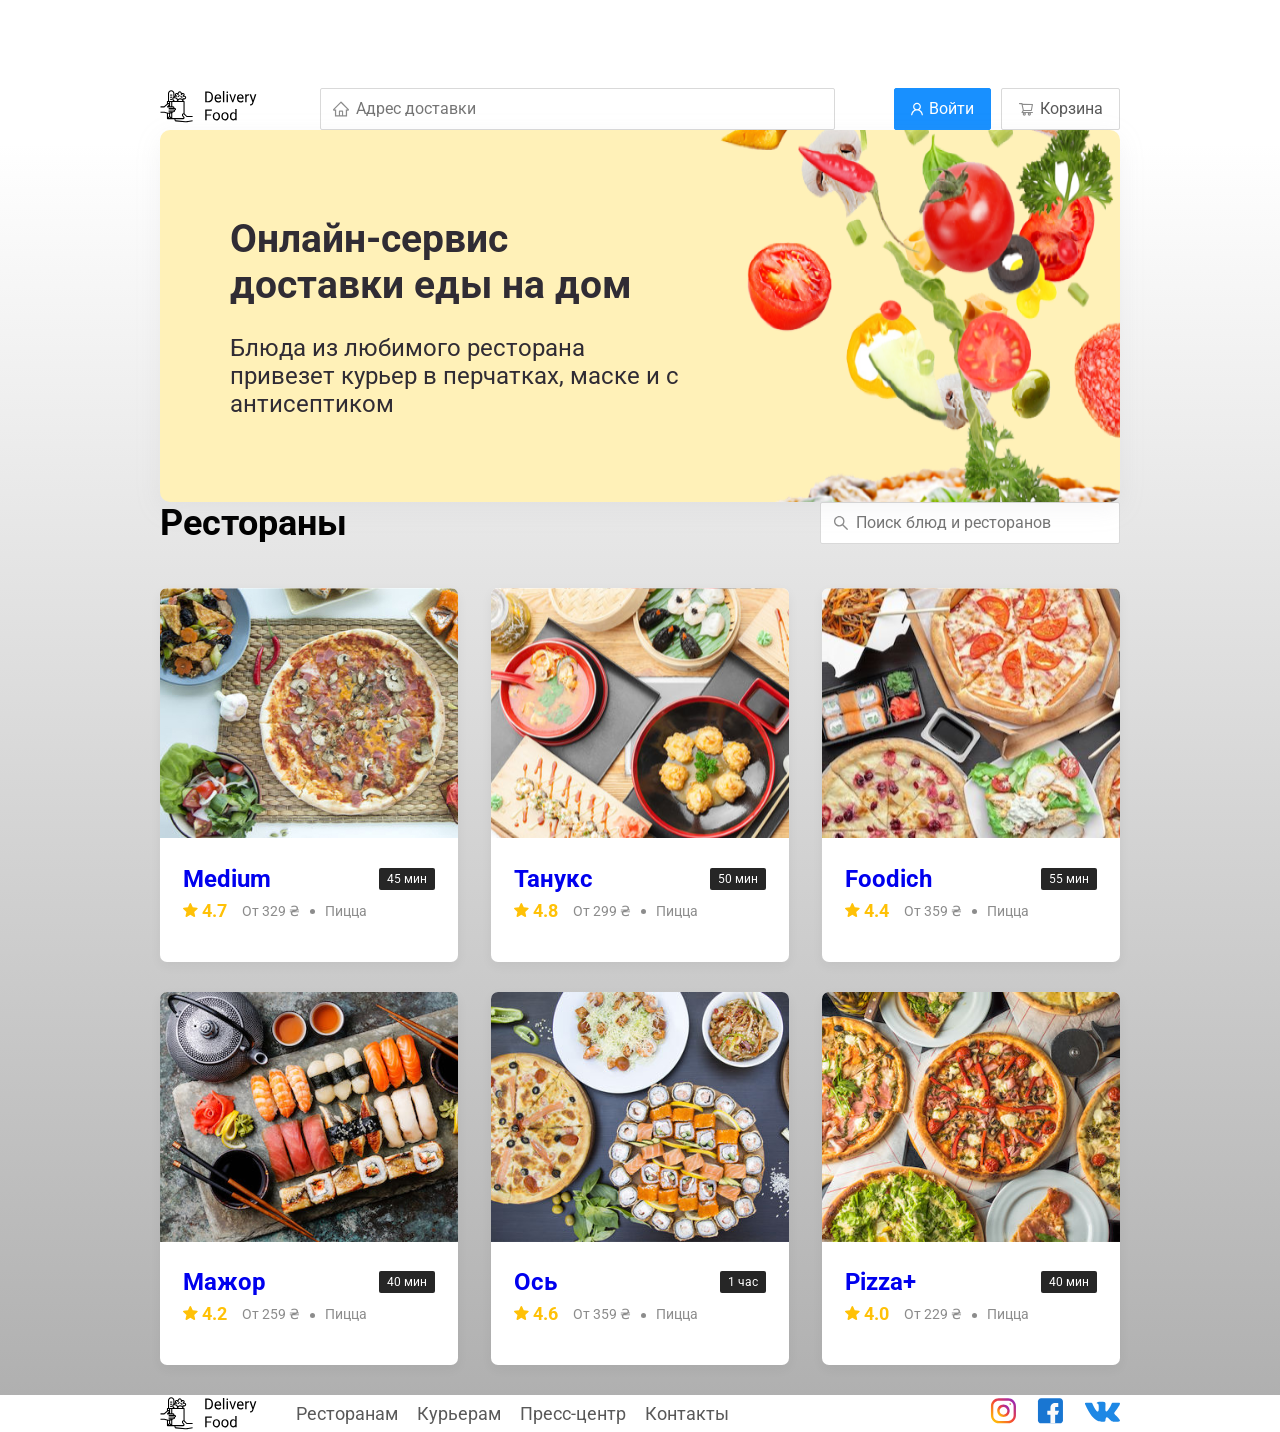
<file: delivery/index.html>
<!DOCTYPE html>
<html lang="ru">
<head>
  <meta charset="UTF-8">
  <meta http-equiv="X-UA-Compatible" content="IE=edge">
  <meta name="viewport" content="width=device-width, initial-scale=1.0">
  <title>Delivery Food - доставка еды на дом</title>
  <link href="https://fonts.googleapis.com/css2?family=Roboto:wght@400;700&display=swap" rel="stylesheet">
  <link rel="stylesheet" href="css/normalize.css">
  <link rel="stylesheet" href="css/style.css">
</head>
<body>
  <div class="container">
    <header class="header">
      <a href="index.html" class="logo">
        <img src="img\logo.svg" alt="" class="logo"> 
      </a>
      <input type="text" class="input input-address" placeholder="Адрес доставки">  
      <div class="buttons">
        <button class="button button-primary">
          <img src="img/user.svg" alt="user" class="button-icon">
          <span class="button-text">Войти</span>
        </button>
        <button class="button">
          <img src="img/shopping-cart.svg" alt="shopping-cart" class="button-icon">
          <span class="button-text">Корзина</span>
        </button>
      </div>
    </header>
  </div>


<main class="main">
  <div class="container">
    <section class="promo">
      <h1 class="promo-title">Онлайн-сервис <br />доставки еды на дом</h1>
      <p class="promo-text">
        Блюда из любимого ресторана привезет курьер в перчатках, маске и с антисептиком
      </p>
    </section>

    <section class="restaurants">
      <div class="secttion-heading">
        <h2 class="section-title">Рестораны</h2>
        <input type="text" class="input input-search" placeholder="Поиск блюд и ресторанов">
      </div>
      <div class="cards">
        <a href="restaurant.html" class="card">
          <img src="img/medium.jpg" alt="image" class="card-image">
          <div class="card-text">
            <div class="card-heading">
              <h3 class="card-title">Medium</h3>
              <span class="card-tag tag">45 мин</span>
            </div>
            <div class="card-info">
              <div class="rating">
                <img src="img/rating.svg" alt="rating" class="rating-star"> 
                4.7
              </div>
              <div class="price">От 329 ₴</div>
              <div class="category">Пицца</div>
            </div>

          </div>

        </a>

          <a href="restaurant.html" class="card">
            <img src="img/tanuks.svg" alt="image" class="card-image">
            <div class="card-text">
              <div class="card-heading">
                <h3 class="card-title">Танукс</h3>
                <span class="card-tag tag">50 мин</span>
              </div>
              <div class="card-info">
                <div class="rating"><img src="img/rating.svg" alt="rating" class="rating-star"> 
                  4.8
                </div>
                <div class="price">От 299 ₴</div>
                <div class="category">Пицца</div>
              </div>
  
            </div>
            
          </a>
      

          <a href="restaurant.html" class="card">
            <img src="img/foodich.svg" alt="image" class="card-image">
            <div class="card-text">
              <div class="card-heading">
                <h3 class="card-title">Foodich</h3>
                <span class="card-tag tag">55 мин</span>
              </div>
              <div class="card-info">
                <div class="rating"><img src="img/rating.svg" alt="rating" class="rating-star"> 
                  4.4
                </div>
                <div class="price">От 359 ₴</div>
                <div class="category">Пицца</div>
              </div>
  
            </div>
            
          </a>
      

          <a href="restaurant.html" class="card">
            <img src="img/major.svg" alt="image" class="card-image">
            <div class="card-text">
              <div class="card-heading">
                <h3 class="card-title">Мажор</h3>
                <span class="card-tag tag">40 мин</span>
              </div>
              <div class="card-info">
                <div class="rating"><img src="img/rating.svg" alt="rating" class="rating-star"> 
                  4.2
                </div>
                <div class="price">От 259 ₴</div>
                <div class="category">Пицца</div>
              </div>
  
            </div>
            
          </a>
      

          <a href="restaurant.html" class="card">
            <img src="img/os.svg" alt="image" class="card-image">
            <div class="card-text">
              <div class="card-heading">
                <h3 class="card-title">Ось</h3>
                <span class="card-tag tag">1 час</span>
              </div>
              <div class="card-info">
                <div class="rating"><img src="img/rating.svg" alt="rating" class="rating-star"> 
                  4.6
                </div>
                <div class="price">От 359 ₴</div>
                <div class="category">Пицца</div>
              </div>
  
            </div>
            
          </a>

          <a href="restaurant.html" class="card">
            <img src="img/pizza+.svg" alt="image" class="card-image">
            <div class="card-text">
              <div class="card-heading">
                <h3 class="card-title">Pizza+</h3>
                <span class="card-tag tag">40 мин</span>
              </div>
              <div class="card-info">
                <div class="rating"><img src="img/rating.svg" alt="rating" class="rating-star"> 
                  4.0
                </div>
                <div class="price">От 229 ₴</div>
                <div class="category">Пицца</div>
              </div>
  
            </div>
            
          </a>
      </div>

    </section>
  </div>
</main>

<fotter class="footer">
  <div class="container">
    <div class="footer-block">
      <img src="img/logo.svg" alt="logo" class="logo footer-logo">
      <nav class="footer-nav">
          <a href="#" class="footer-link">Ресторанам</a>
          <a href="#" class="footer-link">Курьерам</a>
          <a href="#" class="footer-link">Пресс-центр</a>
          <a href="#" class="footer-link">Контакты</a>
      </nav>
      <div class="social-links">
        <a href="#" class="social-link"><img src="img/instagram.svg" alt="instagram"></a>
        <a href="#" class="social-link"><img src="img/fb.svg" alt="facebook"></a>
        <a href="#" class="social-link"><img src="img/vk.svg" alt="vk"></a>
      </div>
    </div>
  </div>
</fotter>

</body>
</html>
</file>
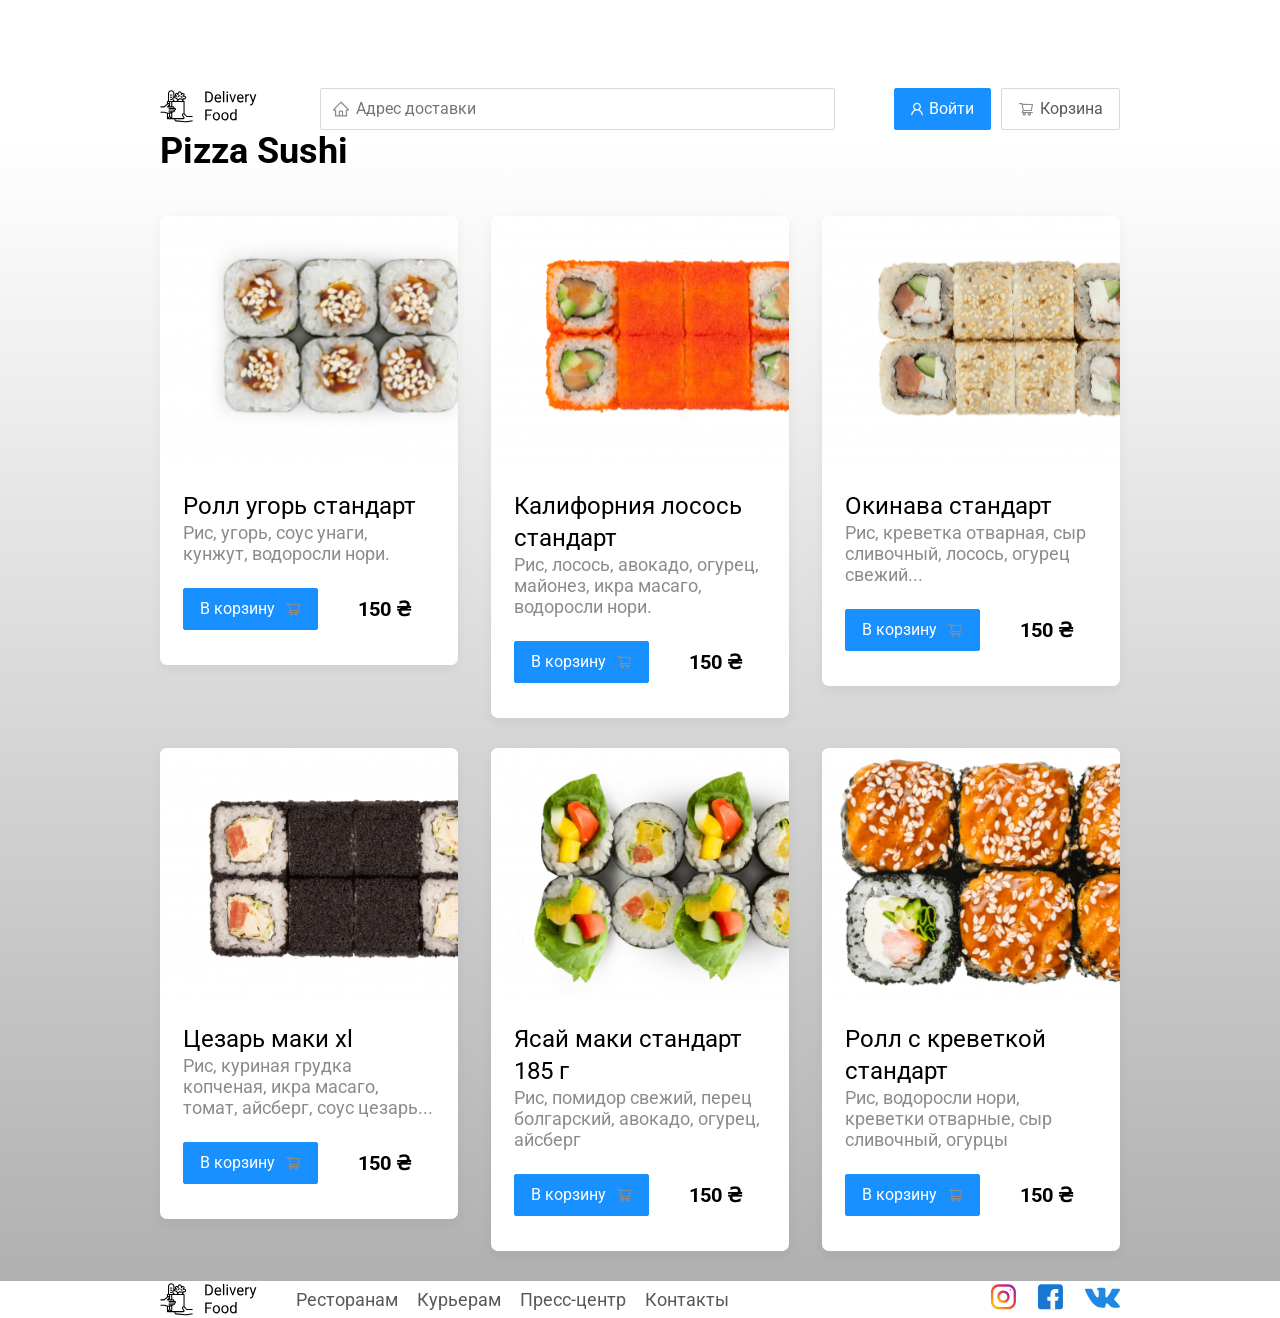
<file: delivery/restaurant.html>
<!DOCTYPE html>
<html lang="ru">
<head>
  <meta charset="UTF-8">
  <meta http-equiv="X-UA-Compatible" content="IE=edge">
  <meta name="viewport" content="width=device-width, initial-scale=1.0">
  <title>Pizza Sushi - доставка еды на дом</title>
  <link href="https://fonts.googleapis.com/css2?family=Roboto:wght@400;700&display=swap" rel="stylesheet">
  <link rel="stylesheet" href="css/normalize.css">
  <link rel="stylesheet" href="css/style.css">
  <link rel="stylesheet" href="css/animate.css">
</head>
<body>
  <div class="container">
    <header class="header">
      <a href="index.html" class="logo wow animate__animated animate__bounce">
        <img src="img\logo.svg" alt="" class="logo"> 
      </a>
      <input type="text" class="input input-address" placeholder="Адрес доставки">  
      <div class="buttons">
        <button class="button button-primary">
          <img src="img/user.svg" alt="user" class="button-icon">
          <span class="button-text">Войти</span>
        </button>
        <button class="button" id="card-button">
          <img src="img/shopping-cart.svg" alt="shopping-cart" class="button-icon">
          <span class="button-text">Корзина</span>
        </button>
      </div>
    </header>
  </div>


<main class="main">
  <div class="container">
    <section class="restaurants">
      <div class="secttion-heading">
        <h2 class="section-title">Pizza Sushi</h2>
      </div>
      <div class="cards">
        <div class="card wow animate__animated animate__fadeInRight" data-wow-delay="0.25s">
          <img src="img/ugor.svg" alt="image" class="card-image">
          <div class="card-text">
            <div class="card-heading">
              <h3 class="card-title card-title-reg">Ролл угорь стандарт</h3>
            </div>
            <div class="card-info">
              <div class="ingredients">Рис, угорь, соус унаги, кунжут, водоросли нори.</div>
            </div>
            <div class="card-buttons">
              <button class="button button-primary">
                <span class="button-card-text">В корзину</span>
                <img 
                  src="img/shopping-cart.svg" 
                  alt="shopping-cart" 
                  class="button-card-image">
              </button>
              <strong class="card-price-bold">150 ₴</strong>
            </div>
          </div>

        </div>

          <div class="card wow animate__animated animate__backInDown" data-wow-delay="0.35s">
            <img src="img/kalifornia.svg" alt="image" class="card-image">
            <div class="card-text">
              <div class="card-heading">
                <h3 class="card-title card-title-reg">Калифорния лосось стандарт</h3>
              </div>
              <div class="card-info">
                <div class="ingredients">Рис, лосось, авокадо, огурец, майонез, икра масаго, водоросли нори.</div>
              </div>
              <div class="card-buttons">
                <button class="button button-primary">
                  <span class="button-card-text">В корзину</span>
                  <img 
                    src="img/shopping-cart.svg" 
                    alt="shopping-cart" 
                    class="button-card-image">
                </button>
                <strong class="card-price-bold">150 ₴</strong>
              </div>
            </div>
            
          </div>
      

          <div class="card wow animate__animated animate__flash" data-wow-delay="0.45s">
            <img src="img/okinava.svg" alt="image" class="card-image">
            <div class="card-text">
              <div class="card-heading">
                <h3 class="card-title card-title-reg">Окинава стандарт</h3>
              </div>
              <div class="card-info">
                <div class="ingredients"> Рис, креветка отварная, сыр сливочный, лосось, огурец свежий...</div>
              </div>
              <div class="card-buttons">
                <button class="button button-primary">
                  <span class="button-card-text">В корзину</span>
                  <img 
                    src="img/shopping-cart.svg" 
                    alt="shopping-cart" 
                    class="button-card-image">
                </button>
                <strong class="card-price-bold">150 ₴</strong>
              </div>
            </div>
            
          </div>
      

          <div class="card wow animate__animated animate__pulse" data-wow-delay="0.25s">
            <img src="img/cezar.svg" alt="image" class="card-image">
            <div class="card-text">
              <div class="card-heading">
                <h3 class="card-title card-title-reg">Цезарь маки хl</h3>
              </div>
              <div class="card-info">
                <div class="ingredients">Рис, куриная грудка копченая, икра масаго, томат, айсберг, соус цезарь...</div>
              </div>
              <div class="card-buttons">
                <button class="button button-primary">
                  <span class="button-card-text">В корзину</span>
                  <img 
                    src="img/shopping-cart.svg" 
                    alt="shopping-cart" 
                    class="button-card-image">
                </button>
                <strong class="card-price-bold">150 ₴</strong>
              </div>
            </div>
            
          </div>
      

          <div class="card wow animate__animated animate__zoomIn" data-wow-delay="0.35s">
            <img src="img/yasay.svg" alt="image" class="card-image">
            <div class="card-text">
              <div class="card-heading">
                <h3 class="card-title card-title-reg">Ясай маки стандарт 185 г</h3>
              </div>
              <div class="card-info">
                <div class="ingredients">Рис, помидор свежий, перец болгарский, авокадо, огурец, айсберг</div>
              </div>
              <div class="card-buttons">
                <button class="button button-primary">
                  <span class="button-card-text">В корзину</span>
                  <img 
                    src="img/shopping-cart.svg" 
                    alt="shopping-cart" 
                    class="button-card-image">
                </button>
                <strong class="card-price-bold">150 ₴</strong>
              </div>
            </div>
            
          </div>

          <div class="card wow animate__animated animate__fadeInRight" data-wow-delay="0.45s">
            <img src="img/krevetka.svg" alt="image" class="card-image">
            <div class="card-text">
              <div class="card-heading">
                <h3 class="card-title card-title-reg">Ролл с креветкой стандарт</h3>
              </div>
              <div class="card-info">
                <div class="ingredients">Рис, водоросли нори, креветки отварные, сыр сливочный, огурцы</div>
              </div>
              <div class="card-buttons">
                <button class="button button-primary">
                  <span class="button-card-text">В корзину</span>
                  <img 
                    src="img/shopping-cart.svg" 
                    alt="shopping-cart" 
                    class="button-card-image">
                </button>
                <strong class="card-price-bold">150 ₴</strong>
              </div>
            </div>
            
          </div>
      </div>

    </section>
  </div>
</main>

<fotter class="footer">
  <div class="container">
    <div class="footer-block">
      <img src="img/logo.svg" alt="logo" class="logo footer-logo">
      <nav class="footer-nav">
          <a href="#" class="footer-link">Ресторанам</a>
          <a href="#" class="footer-link">Курьерам</a>
          <a href="#" class="footer-link">Пресс-центр</a>
          <a href="#" class="footer-link">Контакты</a>
      </nav>
      <div class="social-links">
        <a href="#" class="social-link"><img src="img/instagram.svg" alt="instagram"></a>
        <a href="#" class="social-link"><img src="img/fb.svg" alt="facebook"></a>
        <a href="#" class="social-link"><img src="img/vk.svg" alt="vk"></a>
      </div>
    </div>
  </div>
</fotter>

<div class="modal">
  <div class="modal-dialog">
    <div class="modal-header">
      <h3 class="modal-title">Корзина</h3>
      <button class="close">&times;</button>
    </div>
    <div class="modal-body">
      <div class="food-row">
        <span class="food-name">Ролл угорь стандарт</span>
        <strong class="food-price">150 ₴</strong>
        <div class="food-counter">
          <button class="counter-botton">-</button>
          <span class="counter">1</span>
          <button class="counter-botton">+</button>
        </div> 
      </div>
      <div class="food-row">
        <span class="food-name">Ролл угорь стандарт</span>
        <strong class="food-price">150 ₴</strong>
        <div class="food-counter">
          <button class="counter-botton">-</button>
          <span class="counter">1</span>
          <button class="counter-botton">+</button>
        </div> 
      </div>
      <div class="food-row">
        <span class="food-name">Ролл угорь стандарт</span>
        <strong class="food-price">150 ₴</strong>
        <div class="food-counter">
          <button class="counter-botton">-</button>
          <span class="counter">1</span>
          <button class="counter-botton">+</button>
        </div> 
      </div>
      <div class="food-row">
        <span class="food-name">Ролл угорь стандарт</span>
        <strong class="food-price">150 ₴</strong>
        <div class="food-counter">
          <button class="counter-botton">-</button>
          <span class="counter">1</span>
          <button class="counter-botton">+</button>
        </div> 
      </div>
      <div class="food-row">
        <span class="food-name">Ролл угорь стандарт</span>
        <strong class="food-price">150 ₴</strong>
        <div class="food-counter">
          <button class="counter-botton">-</button>
          <span class="counter">1</span>
          <button class="counter-botton">+</button>
        </div> 
      </div>
    </div>

    <div class="modal-footer">
      <span class="modal-pricetag">750 ₴</span>
      <div class="footer-buttons">
        <button class="button">Оформить заказ</button>
        <button class="button">Отмена</button>
      </div>
    </div>
  </div>
</div>
<script src="js/wow.min.js"></script>
<script src="js/main.js"></script>
</body>
</html>
</file>
<file: delivery/css/style.css>
*
{
  box-sizing: border-box;
}
body
{
  font-family: 'Roboto', sans-serif;
  padding-top: 44px;
}
.container
{
  max-width: 1200px;
  margin: auto; 
}
.header
{
  display: flex;
  align-items: center;
  justify-content: space-between;
  margin-top: 44px;
}
.input
{
  background: #FFFFFF;
  border: 1px solid #D9D9D9;
  border-radius: 2px;
  font-size: 16px;
  line-height: 24px;
  padding: 8px;
  padding-left: 35px;
  background-repeat: no-repeat;
  background-position: left 11px center;
}
.input-address
{
  flex: 0.8;
  background-image: url(../img/home.svg);
}
.input-search
{
  background-image: url(../img/search.svg);
  width: 300px;
  margin-left: auto;
}
.buttons
{
  display: flex;
  align-items: center;
}
.button
{
  display: flex;
  align-items: center;
  padding: 8px 16px;
  background: #FFFFFF;
  border: 1px solid #D9D9D9;
  box-sizing: border-box;
  box-shadow: 0px 0px 2px rgba(0, 0, 0, 0.0015);
  border-radius: 2px;
  color: #595959;
  font-size: 16px;
  line-height: 24px;
}
.button-primary
{
  background: #1890FF;
  border: 1px solid #1890FF;
  color: #fff;
  margin-right: 10px;
}
.button-icon
{
  margin-right: 6px;
  vertical-align: middle;
}
.button-card-text
{
  margin-right: 10px;
}
.button-text
{
  vertical-align: middle;
}
.promo
{
  filter: drop-shadow(0px 7px 12px rgba(158, 158, 163, 0.1));
  background: #FFF1B8 url(../img/promo-image.png) no-repeat top right -200px;
  border-radius: 10px;
  padding: 60px 70px;
}
.promo-title
{
  font-style: normal;
  font-weight: 700;
  font-size: 39px;
  line-height: 46px;
  color: #302C34;
}
.promo-text
{
  font-style: normal;
  font-weight: normal;
  font-size: 24px;
  line-height: 28px;
  color: #302C34;
  max-width: 462px;
}
main
{
  background: linear-gradient(180deg, rgba(245, 245, 245, 0) 1.04%, #b0b0b0 100%);
}
.secttion-heading
{
  display: flex;
  align-items: center;
  margin-bottom: 44px;
}
.section-title
{
  font-style: normal;
  font-weight: 700;
  font-size: 36px;
  line-height: 42px;
  margin: 0;
  color: #000000;
  margin-right: 30px;
}
.cards
{
  display: flex;
  align-items: flex-start;
  justify-content: space-between;
  flex-wrap: wrap;
}
.card
{
  background: #FFFFFF;
  box-shadow: 0px 4px 12px rgba(0, 0, 0, 0.05);
  border-radius: 7px;
  overflow: hidden;
  margin-bottom: 30px;
  flex-basis: 31%;
  text-decoration: none;
}
.card-image
{
  width: 384px;
  height: 250px;
  object-fit: cover;
}
.card-text
{
  padding-top: 20px;
  padding-bottom: 35px;
  padding-left: 23px;
  padding-right: 23px;
}
.card-heading
{
  display: flex;
  align-items: center;
  justify-content: space-between;
}
.card-title
{
  margin: 0;
  font-style: normal;
  font-weight: 700;
  font-size: 24px;
  line-height: 32px;
}
.card-title-reg
{
  font-weight: 400;

}
.card-tag
{
  font-style: normal;
  font-weight: 400;
  font-size: 12px;
  line-height: 20px;
  color: #ffffff;
  background: #262626;
  border-radius: 2px;
  padding: 1px 8px;
}
.card-info
{
  display: flex;
  align-items: center;
  flex-wrap: wrap;
}
.card-buttons
{
  display: flex;
  align-items: center;
  margin-top: 24px;
}
.card-price-bold
{
  font-weight: 700;
  font-size: 20px;
  line-height: 32px;
  margin-left: 30px;
}
.rating
{
  margin-right: 26px;
  color: #FFC107;
  font-weight: 700;
  font-size: 18px;
  line-height: 32px;
}
.price, .category
{
  color: #8C8C8C;
  font-size: 18px;
  line-height: 32px;
}
.price
{
  margin-right: 10px;
}
.ingredients
{
  color: #8C8C8C;
  font-size: 18px;
  line-height: 21px;
}
.category
{
  text-overflow: ellipsis;
  overflow: hidden;
  white-space: nowrap;
  max-width: 150px;
}
.price:after
{
  content: "";
  width: 5px;
  height: 5px;
  background-color: #8C8C8C;
  display: inline-block;
  vertical-align: middle;
  border-radius: 50%;
  margin-left: 10px;
}
.footer
{
  padding: 60px 0;
}
.footer-block
{
  display: flex;
  align-items: center;
  justify-content: space-between;
}
.footer-nav
{
  margin-left: 35px;
  margin-right: auto;
}
.footer-link
{
  display: inline-block;
  color: #595959;
  font-style: normal;
  font-weight: normal;
  font-size: 18px;
  line-height: 21px;
  text-decoration: none;
}
.footer-link:not(:last-child) 
{
  margin-right: 15px;
}
.social-links
{
  display: flex;
  align-items: center;
}
.social-link:not(:last-child)
{
  margin-right: 21px;
}

.modal
{
  position: fixed;
  left: 0;
  top: 0;
  width: 100%;
  height: 100%;
  background: rgba(0, 0, 0, 0.4);
  display: none;
}
.is-open
{
  display: flex;
}
.modal-dialog
{
  max-width: 780px;
  min-width: 65%;
  background: #FFFFFF;
  border-radius: 5px;
  margin: auto;
  padding: 40px 45px;

}
.modal-header
{
  display: flex;
  align-items: center;
  justify-content: space-between;
  margin-bottom: 45px;
}
.modal-title
{
  margin: 0;
  font-weight: bold;
  font-size: 36px;
  line-height: 42px;
}
.close
{
  font-style: 36px;
  bottom: none;
  border-color: transparent;
}
.modal-body
{
  margin-bottom: 52px;

}
.food-row
{
  display: flex;
  align-items: flex-start;
  justify-content: space-between;
  padding-bottom: 8px;
  border-bottom: 1px solid #D9D9D9;
  margin-bottom: 15px;
}
.food-name
{
  font-weight: normal;
  font-style: 18px;
  line-height: 32px;
}
.food-price
{
  margin-left: auto;
  margin-right: 47px;
  font-weight: bold;
  font-style: 20px;
  line-height: 32px;
}
.food-counter
{
  display: flex;
  align-items: center;

}
.counter-botton
{
  display: flex;
  align-items: center;
  justify-content: center;
  width: 39px;
  height: 32px;
  background: #FFFFFF;
  border: 1px solid #40a9ff;
  box-sizing: border-box;
  border-radius: 2px;
  font-weight: normal;
  font-size: 14px;
  line-height: 22px;
}
.counter
{
  font-size: 16px;
  line-height: 24px;
  margin-left: 10px;
  margin-right: 10px;
  
}

.modal-footer
{
  display: flex;
  align-items: center;
  justify-content: space-between;
}

.footer-buttons
{
  display: flex;
  align-items: center;
}
.modal-pricetag
{
  background: #262626;
  border-radius: 5px;
  color: #ffffff;
  padding: 15px 20px;
  font-size: 20px;
  line-height: 23px;
}
@media (max-width: 1360px) 
{
  .container
  {
    max-width: 960px;
  }
  .promo
  {
    background-position: top right -300px;
  }
  .rating
  {
    margin-right: 15px;
  }
  .category, .price
  {
    font-size: 14px;
  }
}
@media (max-width: 992px) {
  .container {
    max-width: 750px;
  }
  .promo
  {
    padding: 50px;
    background-image: none;
  }
  .promo-text
  {
    font-size: 18px;
    max-width: 400px;
  }
  .card
  {
    flex-basis: 49%;
  }
  .footer-link
  {
    font-size: 10px;
  }
}
@media (max-width: 768px) {
  .container
  {
    max-width: 560px;
  }
  .card-info
  {
    flex-wrap: wrap;
  }
 .card .rating
  {
    flex-basis: 100%;
  }
  .card-title
  {
    font-size: 18px;
  }
  .promo
  {
    background-image: none;
  }
  .promo-title
  {
    font-size: 18pxpx;
    line-height: 1.4;
  }
  .promo-text
  {
    margin-top: 0;
  }
}
@media (max-width: 578px) {
  .container{
    width: 90%;
  }
  .header
  {
    flex-wrap: wrap;
  }
  .input-address
  {
    margin-top: 15px;
    order: 5;
    flex: 1;
  }
  .promo
  {
    background-image: none;
  }
  .promo-title
  {
    margin-bottom: 10px;
  }
  .section-title
  {
    font-size: 20px;
  }
  .card
  {
    flex-basis: 100%;
  }
  .card-image
  {
    width: 100%;
  }
  .footer
  {
    padding: 30px 0;
  }
  .footer-block
  {
    align-items: flex-start;
  }
  .footer-nav
  {
    margin-left: 0;
    margin-right: 0;
    order: 0;
    display: flex;
    flex-direction: column;
  }
  .footer-logo
  {
    margin-right: 15px;
    order: 1;
  }
  .social-links
  {
    order: 2;
  }
}
@media (max-width: 480px) 
{
  .button-text
  {
    display: none;
  }
  .button
  {
    min-height: 40px;
  }
  .button-icon
  {
    margin: 0;
  }
  .promo
  {
    padding: 20px;
  }
  .secttion-heading
  {
    flex-wrap: wrap;
  }
  .footer-block
  {
    flex-wrap: wrap;
    flex-direction: column;
    align-items: center;
  }
  .footer-logo
  {
    order: 0;
    margin-bottom: 20px;
  }
  .promo
  {
    background-image: none;
  }
  .footer-nav
  {
    margin-bottom: 20px;
    text-align: center;
  }
  .footer-link:not(last-child)
  {
    margin-right: 0;
  }

}
</file>
